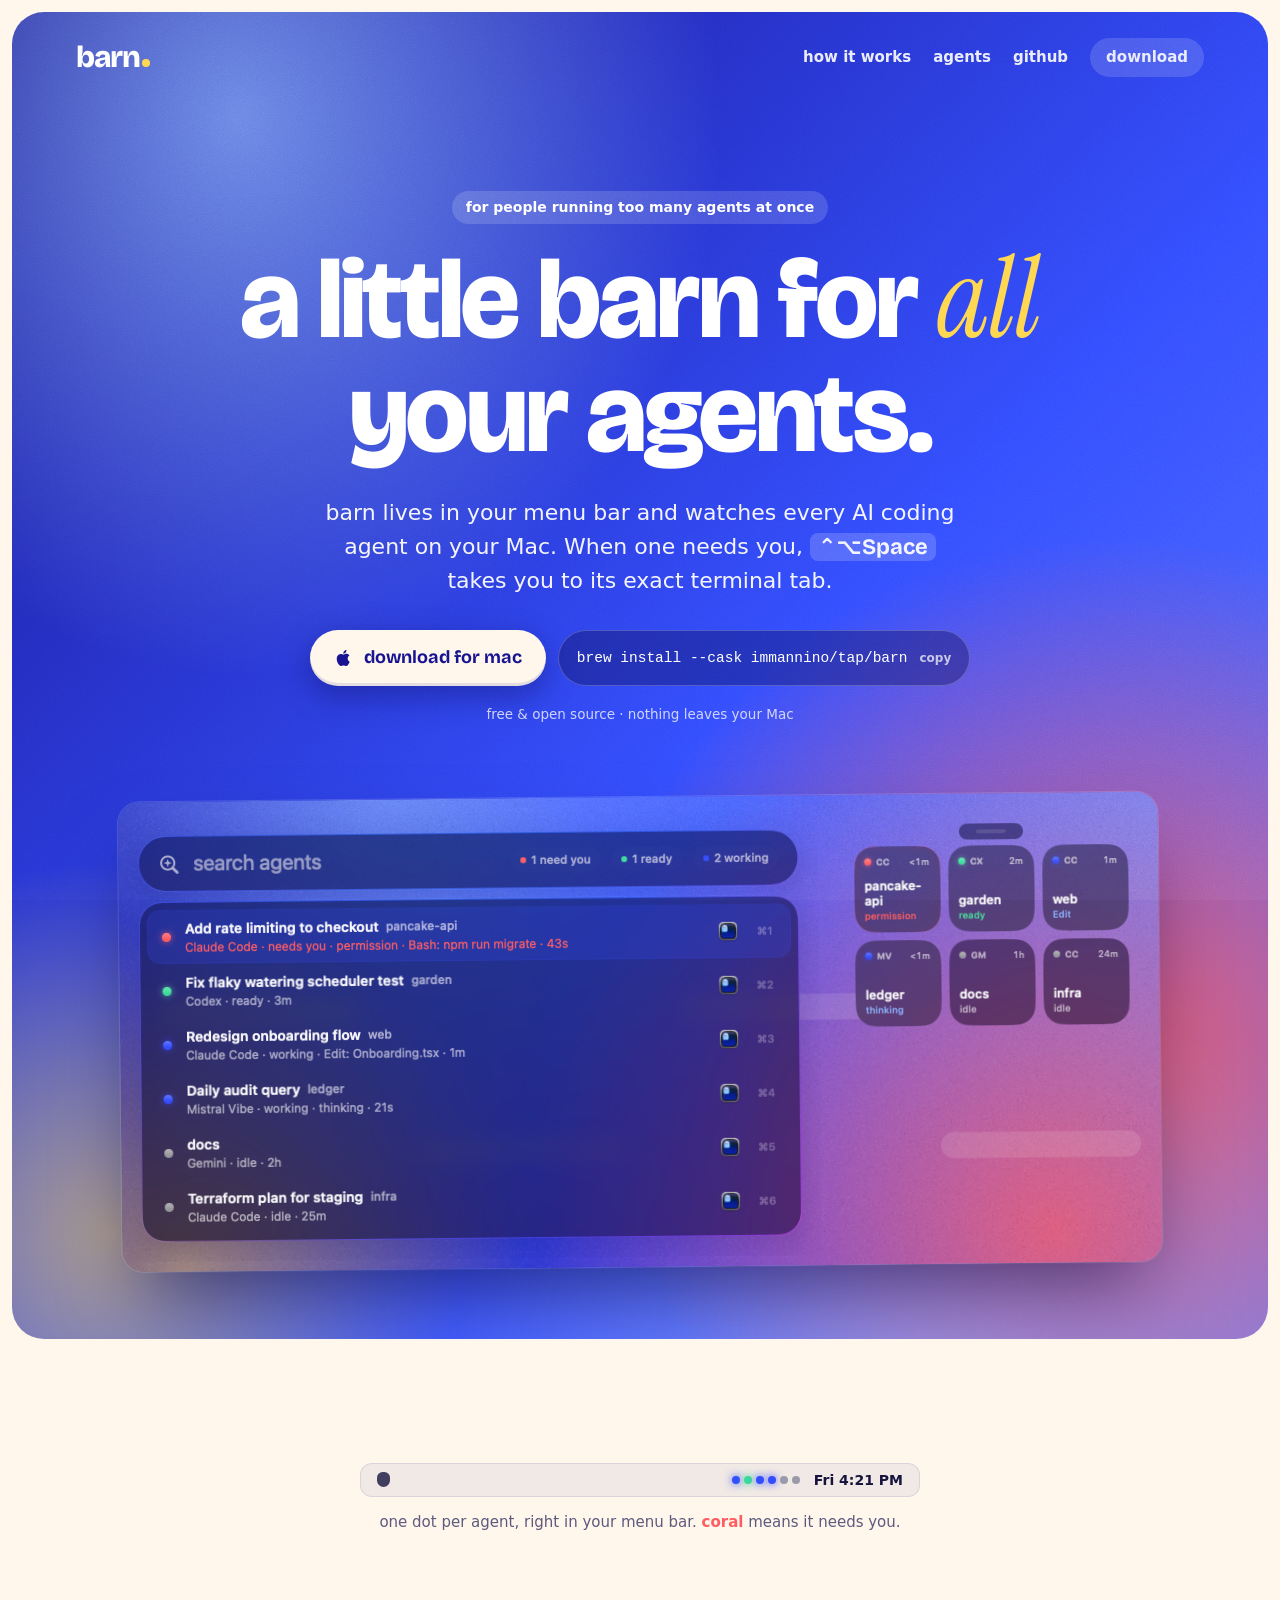
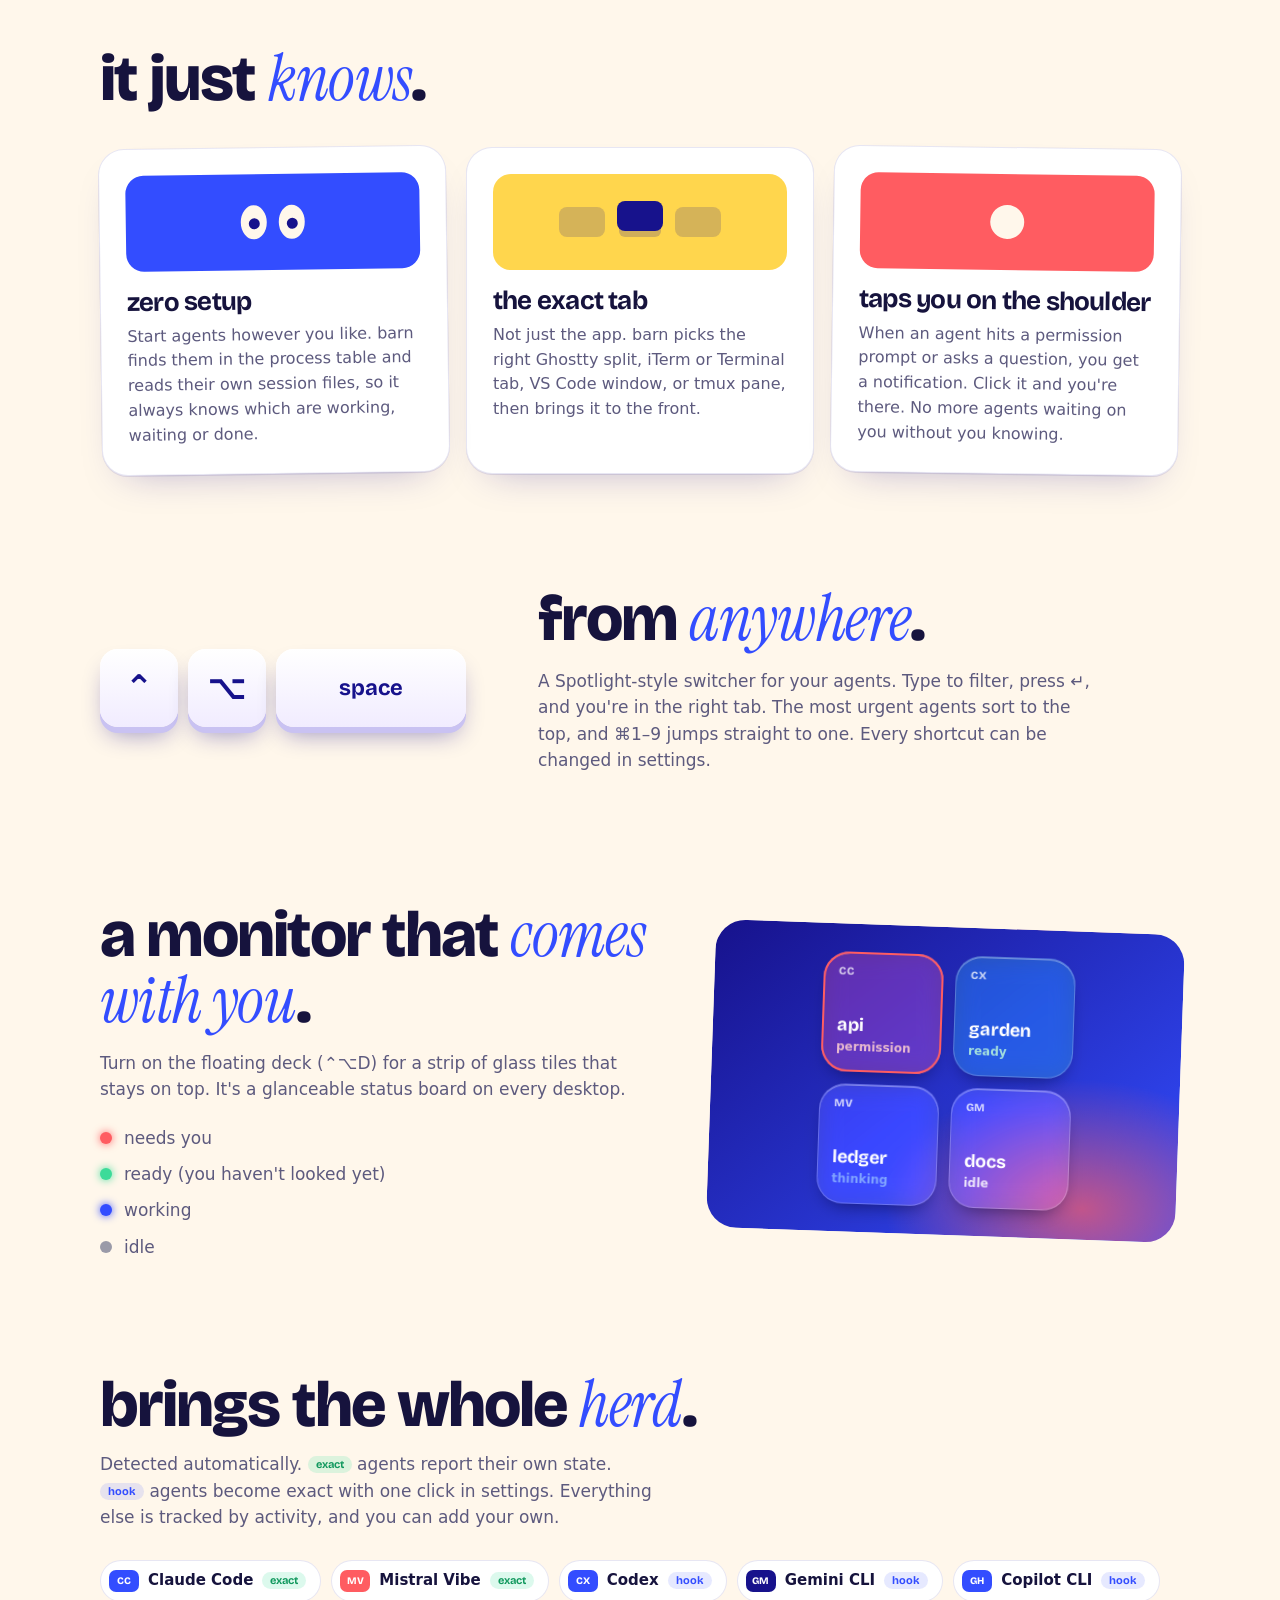
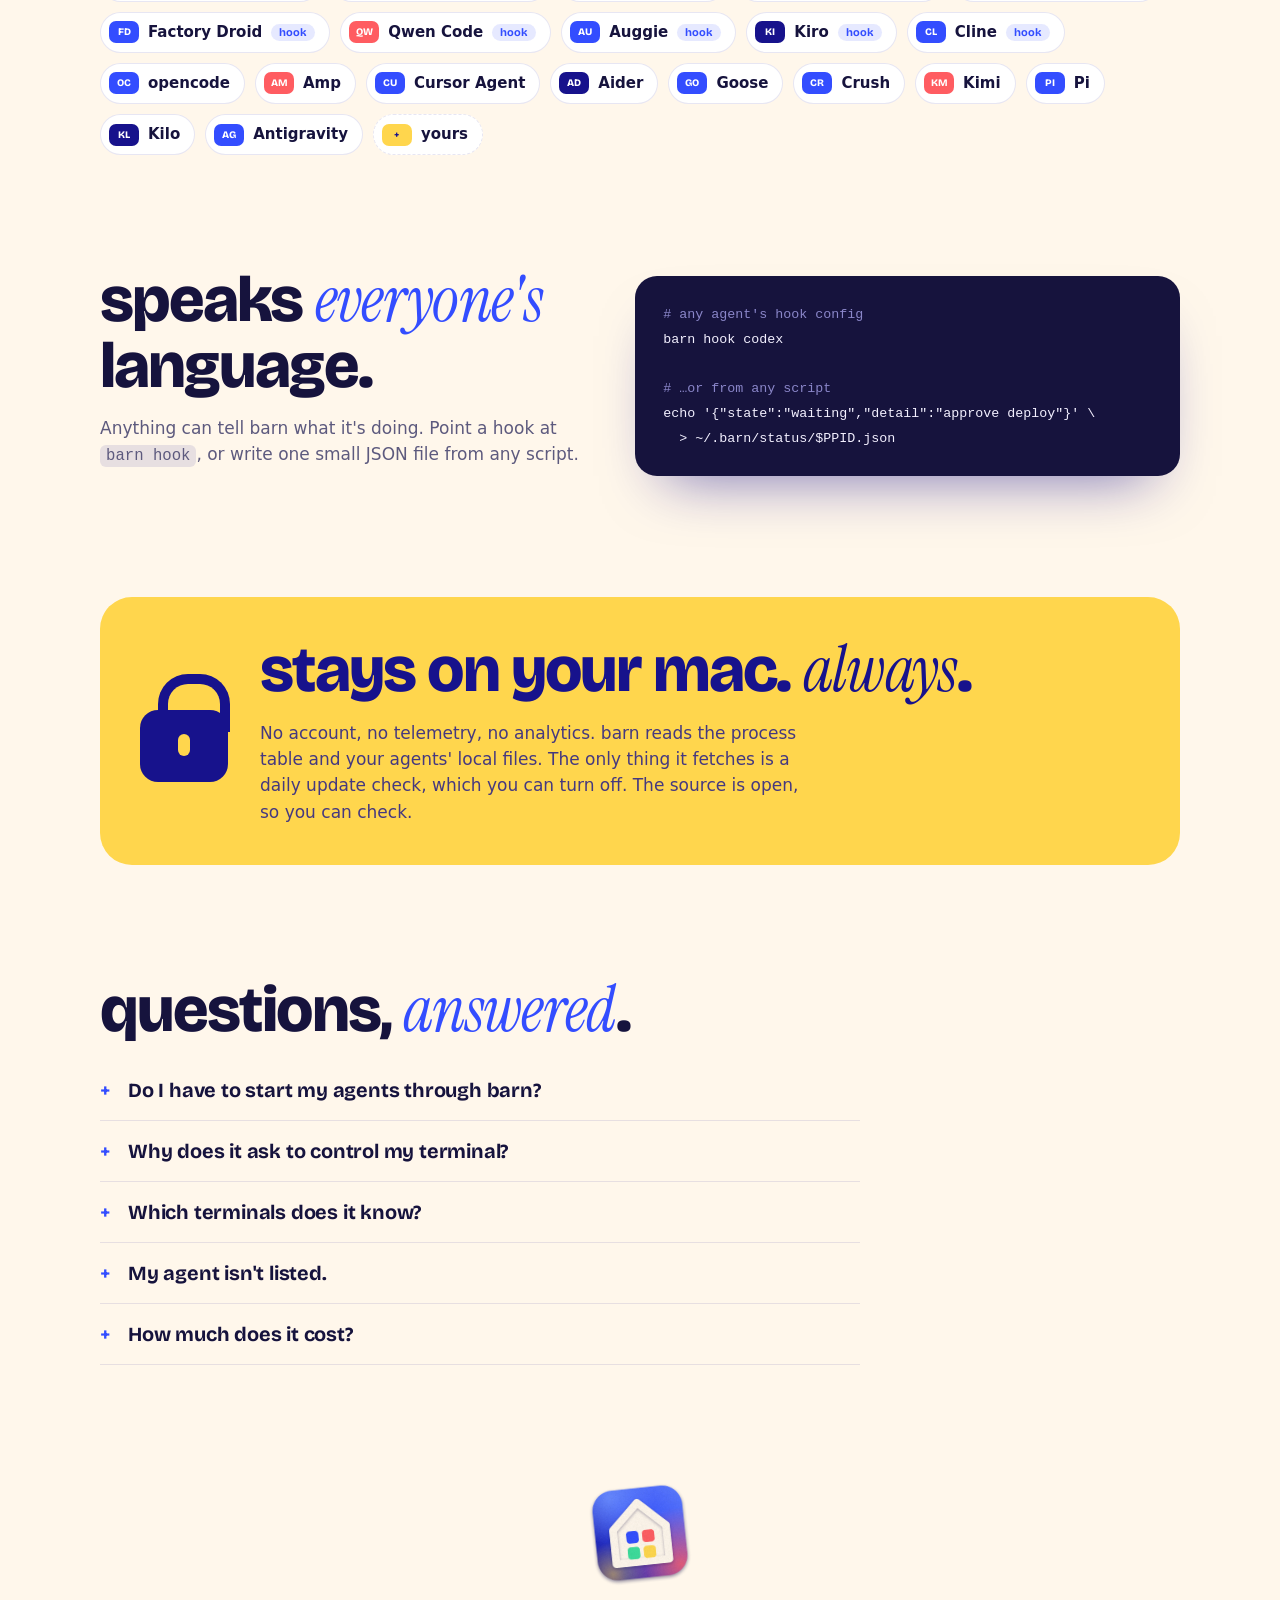
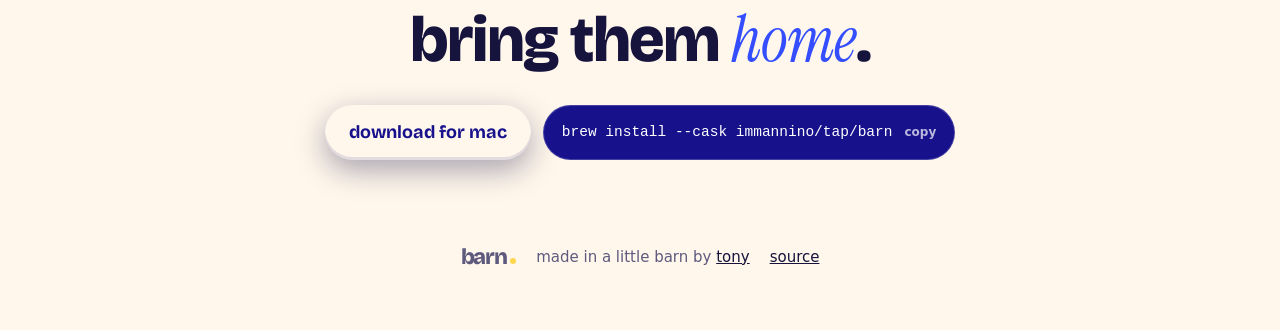
<file: site/index.html>
<!doctype html>
<html lang="en">
<head>
  <meta charset="utf-8">
  <meta name="viewport" content="width=device-width, initial-scale=1">
  <title>barn — a little barn for all your agents</title>
  <meta name="description" content="barn is a tiny macOS menu-bar app that watches every AI coding agent on your Mac — Claude Code, Codex, Gemini, Mistral Vibe and more — and jumps you to the exact terminal tab when one needs you.">
  <meta name="theme-color" content="#334DFF">
  <meta property="og:type" content="website">
  <meta property="og:site_name" content="barn">
  <meta property="og:title" content="barn — a little barn for all your agents">
  <meta property="og:description" content="See every AI coding agent on your Mac at a glance. One keystroke takes you to the one that needs you. Free and open source.">
  <meta property="og:image" content="https://barn.ope.cool/assets/og.jpg">
  <meta property="og:image:width" content="2400">
  <meta property="og:image:height" content="1260">
  <meta property="og:image:alt" content="barn: a grid of glass status cards for AI coding agents, one glowing coral because it needs you">
  <meta property="og:url" content="https://barn.ope.cool">
  <meta name="twitter:card" content="summary_large_image">
  <meta name="twitter:title" content="barn — a little barn for all your agents">
  <meta name="twitter:description" content="See every AI coding agent on your Mac at a glance. One keystroke takes you to the one that needs you.">
  <meta name="twitter:image" content="https://barn.ope.cool/assets/og.jpg">
  <meta name="twitter:image:alt" content="barn: a grid of glass status cards for AI coding agents, one glowing coral because it needs you">
  <link rel="icon" type="image/png" href="assets/favicon.png">
  <link rel="apple-touch-icon" href="assets/icon.png">
  <link rel="preconnect" href="https://fonts.googleapis.com">
  <link rel="preconnect" href="https://fonts.gstatic.com" crossorigin>
  <link href="https://fonts.googleapis.com/css2?family=Bricolage+Grotesque:opsz,wght@12..96,400..800&family=Instrument+Serif:ital@1&display=swap" rel="stylesheet">
  <link rel="stylesheet" href="styles.css">
</head>
<body>
  <div class="grain" aria-hidden="true"></div>

  <header class="hero">
    <div class="hero-glow" aria-hidden="true"></div>
    <nav class="nav">
      <a class="wordmark" href="#">barn<span class="dot"></span></a>
      <div class="nav-links">
        <a href="#how">how it works</a>
        <a href="#agents">agents</a>
        <a href="https://github.com/immannino/barn.app">github</a>
        <a class="pill" href="https://github.com/immannino/barn.app/releases/latest/download/barn.dmg">download</a>
      </div>
    </nav>

    <div class="hero-copy">
      <p class="eyebrow">for people running too many agents at once</p>
      <h1>a little barn for <em>all</em> your agents.</h1>
      <p class="lede">barn lives in your menu bar and watches every AI coding agent on your Mac. When one needs you, <span class="kbd-inline">⌃⌥Space</span> takes you to its exact terminal tab.</p>
      <div class="cta">
        <a class="button" href="https://github.com/immannino/barn.app/releases/latest/download/barn.dmg">
          <svg viewBox="0 0 24 24" aria-hidden="true"><path d="M16.4 12.6c0-2.4 2-3.6 2.1-3.7-1.1-1.7-2.9-1.9-3.5-1.9-1.5-.2-2.9.9-3.7.9-.8 0-1.9-.9-3.2-.8-1.6 0-3.1 1-4 2.4-1.7 3-.4 7.4 1.2 9.8.8 1.2 1.8 2.5 3 2.4 1.2 0 1.7-.8 3.1-.8 1.5 0 1.9.8 3.2.8 1.3 0 2.1-1.2 2.9-2.4.9-1.4 1.3-2.7 1.3-2.8 0 0-2.4-.9-2.4-3.9zM14 5.4c.7-.8 1.1-1.9 1-3-1 0-2.1.7-2.8 1.5-.6.7-1.2 1.8-1 2.9 1.1.1 2.1-.6 2.8-1.4z"/></svg>
          download for mac
        </a>
        <button class="brew" type="button" data-copy="brew install --cask immannino/tap/barn" aria-label="copy brew install command">
          <code>brew install --cask immannino/tap/barn</code>
          <span class="copy-hint">copy</span>
        </button>
      </div>
      <p class="fine">free &amp; open source · nothing leaves your Mac</p>
    </div>

    <figure class="hero-shot">
      <img src="assets/hero.png" width="1040" height="470" alt="The barn switcher listing six agents with live status, beside the floating deck of glass tiles">
    </figure>
  </header>

  <main>
    <section class="menubar-demo" aria-label="barn in the menu bar">
      <div class="menubar">
        <span class="apple"></span>
        <span class="menubar-spacer"></span>
        <span class="barn-dots" id="dots" aria-hidden="true"></span>
        <span class="clock" id="clock">Mon 9:41</span>
      </div>
      <p class="caption">one dot per agent, right in your menu bar. <span class="c-coral">coral</span> means it needs you.</p>
    </section>

    <section id="how" class="features">
      <h2>it just <em>knows</em>.</h2>
      <div class="cards">
        <article class="card">
          <div class="card-art art-eyes" aria-hidden="true"><span></span><span></span></div>
          <h3>zero setup</h3>
          <p>Start agents however you like. barn finds them in the process table and reads their own session files, so it always knows which are working, waiting or done.</p>
        </article>
        <article class="card">
          <div class="card-art art-tabs" aria-hidden="true"><span></span><span class="on"></span><span></span></div>
          <h3>the exact tab</h3>
          <p>Not just the app. barn picks the right Ghostty split, iTerm or Terminal tab, VS Code window, or tmux pane, then brings it to the front.</p>
        </article>
        <article class="card">
          <div class="card-art art-tap" aria-hidden="true"><span></span></div>
          <h3>taps you on the shoulder</h3>
          <p>When an agent hits a permission prompt or asks a question, you get a notification. Click it and you're there. No more agents waiting on you without you knowing.</p>
        </article>
      </div>
    </section>

    <section class="keys">
      <div class="keycaps" aria-label="Control Option Space">
        <kbd>⌃</kbd><kbd>⌥</kbd><kbd class="space">space</kbd>
      </div>
      <div>
        <h2>from <em>anywhere</em>.</h2>
        <p>A Spotlight-style switcher for your agents. Type to filter, press ↵, and you're in the right tab. The most urgent agents sort to the top, and ⌘1–9 jumps straight to one. Every shortcut can be changed in settings.</p>
      </div>
    </section>

    <section class="deck-section">
      <div>
        <h2>a monitor that <em>comes with you</em>.</h2>
        <p>Turn on the floating deck (⌃⌥D) for a strip of glass tiles that stays on top. It's a glanceable status board on every desktop.</p>
        <ul class="legend">
          <li><span class="swatch coral pulse"></span>needs you</li>
          <li><span class="swatch mint"></span>ready (you haven't looked yet)</li>
          <li><span class="swatch electric"></span>working</li>
          <li><span class="swatch idle"></span>idle</li>
        </ul>
      </div>
      <div class="mini-deck" aria-hidden="true">
        <div class="tile t-coral"><b>CC</b><strong>api</strong><small>permission</small></div>
        <div class="tile t-mint"><b>CX</b><strong>garden</strong><small>ready</small></div>
        <div class="tile t-blue"><b>MV</b><strong>ledger</strong><small>thinking</small></div>
        <div class="tile"><b>GM</b><strong>docs</strong><small>idle</small></div>
      </div>
    </section>

    <section id="agents" class="agents">
      <h2>brings the whole <em>herd</em>.</h2>
      <p class="sub">Detected automatically. <span class="tag exact">exact</span> agents report their own state. <span class="tag hook">hook</span> agents become exact with one click in settings. Everything else is tracked by activity, and you can add your own.</p>
      <ul class="badges">
        <li><b>CC</b>Claude Code<span class="tag exact">exact</span></li>
        <li><b>MV</b>Mistral Vibe<span class="tag exact">exact</span></li>
        <li><b>CX</b>Codex<span class="tag hook">hook</span></li>
        <li><b>GM</b>Gemini CLI<span class="tag hook">hook</span></li>
        <li><b>GH</b>Copilot CLI<span class="tag hook">hook</span></li>
        <li><b>FD</b>Factory Droid<span class="tag hook">hook</span></li>
        <li><b>QW</b>Qwen Code<span class="tag hook">hook</span></li>
        <li><b>AU</b>Auggie<span class="tag hook">hook</span></li>
        <li><b>KI</b>Kiro<span class="tag hook">hook</span></li>
        <li><b>CL</b>Cline<span class="tag hook">hook</span></li>
        <li><b>OC</b>opencode</li>
        <li><b>AM</b>Amp</li>
        <li><b>CU</b>Cursor Agent</li>
        <li><b>AD</b>Aider</li>
        <li><b>GO</b>Goose</li>
        <li><b>CR</b>Crush</li>
        <li><b>KM</b>Kimi</li>
        <li><b>PI</b>Pi</li>
        <li><b>KL</b>Kilo</li>
        <li><b>AG</b>Antigravity</li>
        <li class="yours"><b>+</b>yours</li>
      </ul>
    </section>

    <section class="hooks">
      <div>
        <h2>speaks <em>everyone's</em> language.</h2>
        <p>Anything can tell barn what it's doing. Point a hook at <code>barn hook</code>, or write one small JSON file from any script.</p>
      </div>
      <pre class="code"><code><span class="c"># any agent's hook config</span>
barn hook codex

<span class="c"># …or from any script</span>
echo '{"state":"waiting","detail":"approve deploy"}' \
  &gt; ~/.barn/status/$PPID.json</code></pre>
    </section>

    <section class="privacy">
      <div class="lock" aria-hidden="true"></div>
      <div>
        <h2>stays on your mac. <em>always</em>.</h2>
        <p>No account, no telemetry, no analytics. barn reads the process table and your agents' local files. The only thing it fetches is a daily update check, which you can turn off. The source is open, so you can check.</p>
      </div>
    </section>

    <section class="faq">
      <h2>questions, <em>answered</em>.</h2>
      <details>
        <summary>Do I have to start my agents through barn?</summary>
        <p>No. Run them however you already do, in any terminal or editor. barn notices them on its own, usually within a second.</p>
      </details>
      <details>
        <summary>Why does it ask to control my terminal?</summary>
        <p>To bring the right tab to the front, barn uses Apple Events, the same way Raycast or Alfred do. macOS asks once per terminal app. barn only uses that permission to focus windows and tabs.</p>
      </details>
      <details>
        <summary>Which terminals does it know?</summary>
        <p>Ghostty, iTerm2 and Terminal.app all get exact tab or split focus, and tmux gets exact pane focus. VS Code, Cursor, Windsurf and Zed get the right window. Anything else gets activated.</p>
      </details>
      <details>
        <summary>My agent isn't listed.</summary>
        <p>Add it in settings → agents → your own, with its process name. If it has hooks, point them at <code>barn hook &lt;name&gt;</code> for exact state.</p>
      </details>
      <details>
        <summary>How much does it cost?</summary>
        <p>Nothing. barn is free and open source. It uses about as much CPU as a clock widget.</p>
      </details>
    </section>

    <section class="final">
      <img src="assets/icon.png" width="128" height="128" alt="">
      <h2>bring them <em>home</em>.</h2>
      <div class="cta center">
        <a class="button" href="https://github.com/immannino/barn.app/releases/latest/download/barn.dmg">download for mac</a>
        <button class="brew" type="button" data-copy="brew install --cask immannino/tap/barn" aria-label="copy brew install command">
          <code>brew install --cask immannino/tap/barn</code>
          <span class="copy-hint">copy</span>
        </button>
      </div>
    </section>
  </main>

  <footer>
    <span class="wordmark small">barn<span class="dot"></span></span>
    <span>made in a little barn by <a href="https://github.com/immannino">tony</a></span>
    <a href="https://github.com/immannino/barn.app">source</a>
  </footer>

  <script>
    // Copy-to-clipboard on the brew pills.
    document.querySelectorAll('[data-copy]').forEach(function (el) {
      el.addEventListener('click', function () {
        var hint = el.querySelector('.copy-hint');
        try {
          navigator.clipboard.writeText(el.dataset.copy).then(function () {
            hint.textContent = 'copied!';
            setTimeout(function () { hint.textContent = 'copy'; }, 1600);
          });
        } catch (e) { /* clipboard unavailable: the text is still selectable */ }
      });
    });

    // A tiny live menu bar: dots wander between states like real agents do.
    var states = ['coral', 'mint', 'electric', 'electric', 'idle', 'idle'];
    var dots = document.getElementById('dots');
    states.forEach(function (s) { var d = document.createElement('i'); d.className = s; dots.appendChild(d); });
    var reduce = window.matchMedia('(prefers-reduced-motion: reduce)').matches;
    if (!reduce) {
      setInterval(function () {
        var all = dots.querySelectorAll('i');
        var i = Math.floor(Math.random() * all.length);
        var next = ['coral', 'mint', 'electric', 'idle'][Math.floor(Math.random() * 4)];
        all[i].className = next;
      }, 1400);
    }
    var clock = document.getElementById('clock');
    var days = ['Sun', 'Mon', 'Tue', 'Wed', 'Thu', 'Fri', 'Sat'];
    function tick() {
      var d = new Date();
      clock.textContent = days[d.getDay()] + ' ' + d.toLocaleTimeString([], { hour: 'numeric', minute: '2-digit' });
    }
    tick(); setInterval(tick, 30000);
  </script>
</body>
</html>
</file>
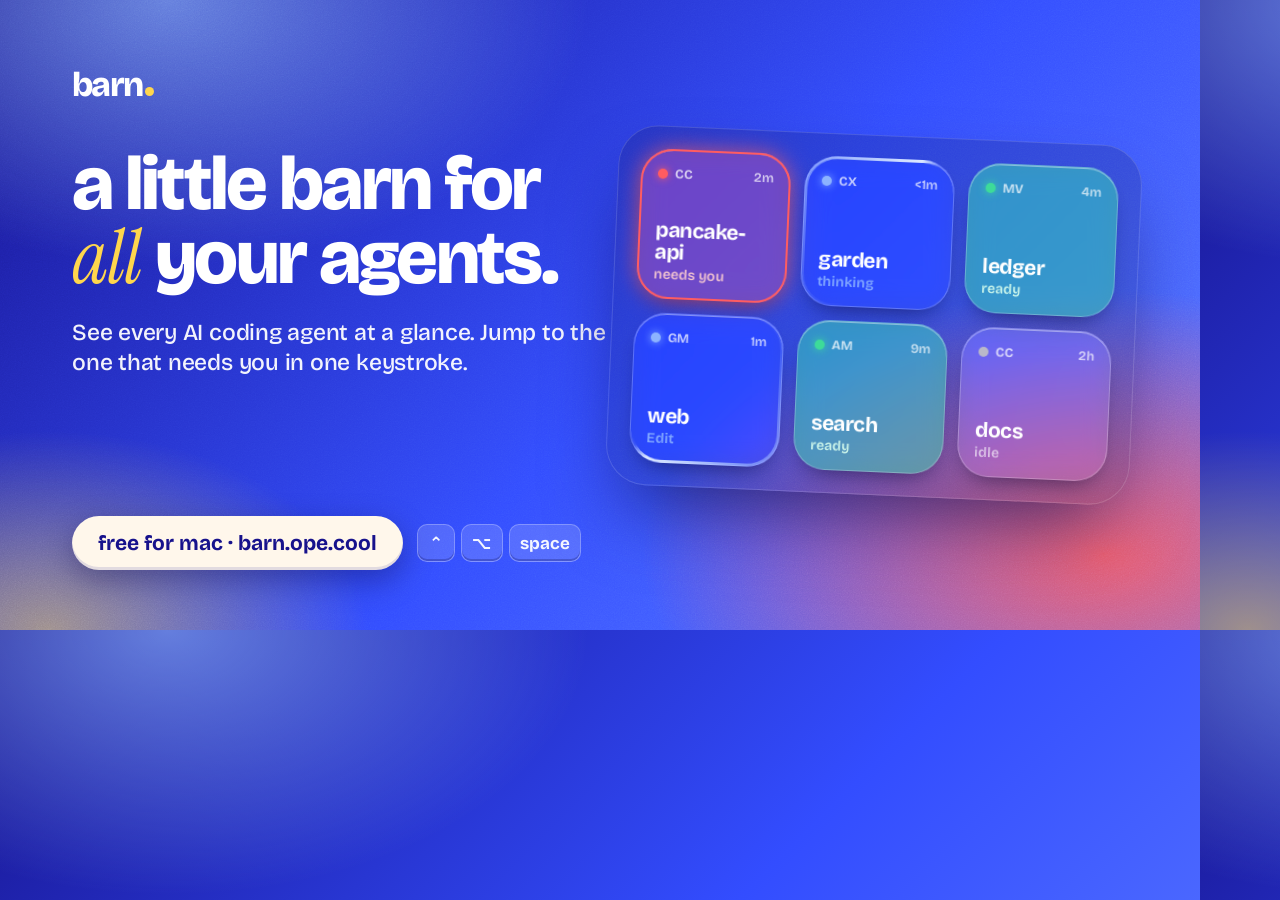
<file: scripts/og/og.html>
<!doctype html>
<!-- The link-preview image (site/assets/og.jpg). Render with ./scripts/make-og.sh. -->
<html lang="en">
<head>
<meta charset="utf-8">
<link href="https://fonts.googleapis.com/css2?family=Bricolage+Grotesque:opsz,wght@12..96,400..800&family=Instrument+Serif:ital@1&display=block" rel="stylesheet">
<style>
  :root {
    --ink: #17128c; --electric: #334dff; --sky: #8cb3ff; --coral: #ff5c61;
    --butter: #ffd64d; --mint: #3ddb99; --cream: #fff7eb;
    --display: "Bricolage Grotesque", system-ui, sans-serif;
    --serif: "Instrument Serif", Georgia, serif;
  }
  * { box-sizing: border-box; margin: 0; }
  html, body { width: 1200px; height: 630px; overflow: hidden; }
  body {
    position: relative; color: #fff; font-family: var(--display);
    -webkit-font-smoothing: antialiased;
    background:
      radial-gradient(55% 60% at 92% 88%, rgba(255, 92, 97, 0.9), transparent 70%),
      radial-gradient(38% 45% at 4% 100%, rgba(255, 214, 77, 0.55), transparent 70%),
      radial-gradient(50% 60% at 14% 0%, rgba(140, 179, 255, 0.65), transparent 70%),
      linear-gradient(135deg, var(--ink), var(--electric) 55%, #5c7bff);
  }
  .grain {
    position: absolute; inset: 0; opacity: 0.22; mix-blend-mode: overlay; pointer-events: none;
    background-image: url("data:image/svg+xml;utf8,<svg xmlns='http://www.w3.org/2000/svg' width='220' height='220'><filter id='n'><feTurbulence type='fractalNoise' baseFrequency='0.85' numOctaves='3' stitchTiles='stitch'/><feColorMatrix type='saturate' values='0'/></filter><rect width='100%' height='100%' filter='url(%23n)'/></svg>");
  }

  .copy { position: absolute; left: 72px; top: 64px; width: 540px; }
  .wordmark { font-weight: 800; font-size: 34px; letter-spacing: -0.05em; display: inline-flex; align-items: baseline; gap: 3px; }
  .wordmark i { width: 9px; height: 9px; border-radius: 50%; background: var(--butter); display: inline-block; }
  h1 { margin-top: 42px; font-size: 76px; font-weight: 800; line-height: 0.98; letter-spacing: -0.035em; }
  h1 em { font-family: var(--serif); font-style: italic; font-weight: 400; color: var(--butter); letter-spacing: -0.01em; }
  .lede { margin-top: 22px; font-size: 23px; font-weight: 500; line-height: 1.32; opacity: 0.94; letter-spacing: -0.01em; }
  .cta { position: absolute; left: 72px; bottom: 60px; display: flex; align-items: center; gap: 14px; }
  .button {
    background: var(--cream); color: var(--ink); font-weight: 700; font-size: 21px;
    padding: 14px 26px; border-radius: 999px;
    box-shadow: 0 10px 30px rgba(10, 6, 64, 0.35), inset 0 -3px 0 rgba(23, 18, 140, 0.12);
  }
  .keys { display: flex; gap: 6px; align-items: center; font-weight: 700; font-size: 17px; opacity: 0.95; }
  kbd {
    font: 700 17px var(--display); min-width: 38px; height: 38px; padding: 0 10px; border-radius: 10px;
    display: inline-flex; align-items: center; justify-content: center;
    background: rgba(255, 255, 255, 0.16); border: 1px solid rgba(255, 255, 255, 0.28);
    box-shadow: inset 0 -2px 0 rgba(10, 6, 64, 0.25);
  }
  .keys span { margin-left: 6px; opacity: 0.85; font-weight: 600; }

  /* The deck: 3×2 glass tiles, like barn's floating deck. */
  .deck {
    position: absolute; right: 64px; top: 50%; transform: translateY(-50%) rotate(2.5deg);
    display: grid; grid-template-columns: repeat(3, 150px); gap: 14px;
    padding: 22px; border-radius: 40px;
    background: rgba(10, 6, 64, 0.18); border: 1px solid rgba(255, 255, 255, 0.14);
    box-shadow: 0 40px 80px -24px rgba(10, 6, 64, 0.65);
  }
  .tile {
    position: relative; height: 150px; border-radius: 32px; padding: 16px 16px 15px;
    display: flex; flex-direction: column; justify-content: space-between;
    background: rgba(255, 255, 255, 0.12); border: 1px solid rgba(255, 255, 255, 0.24);
    backdrop-filter: blur(14px) saturate(1.4);
    box-shadow: inset 0 1px 0 rgba(255, 255, 255, 0.4), 0 12px 24px -12px rgba(5, 3, 40, 0.6);
  }
  .top { display: flex; align-items: center; gap: 7px; font-size: 13px; font-weight: 800; }
  .top b { opacity: 0.72; }
  .top time { margin-left: auto; font-weight: 600; opacity: 0.7; font-size: 13px; }
  .dot { width: 10px; height: 10px; border-radius: 50%; background: #b9b8c9; }
  .tile strong { display: block; font-size: 21px; font-weight: 700; letter-spacing: -0.02em; line-height: 1.05; }
  .tile small { display: block; margin-top: 3px; font-size: 14px; font-weight: 600; opacity: 0.9; }

  .needs { background: rgba(255, 92, 97, 0.34); }
  .needs::after { content: ""; position: absolute; inset: -1px; border-radius: 32px; border: 2.5px solid var(--coral); box-shadow: 0 0 22px rgba(255, 92, 97, 0.7); }
  .needs .dot { background: var(--coral); box-shadow: 0 0 8px var(--coral); }
  .needs small { color: #ffd0d1; }
  .ready { background: rgba(61, 219, 153, 0.5); }
  .ready .dot { background: var(--mint); box-shadow: 0 0 8px var(--mint); }
  .ready small { color: #d8ffee; }
  .working { background: rgba(51, 77, 255, 0.3); }
  .working .dot { background: var(--sky); box-shadow: 0 0 8px var(--sky); }
  .working small { color: var(--sky); }
  /* A frozen frame of the orbit: a comet of light partway around the border. */
  .working::before {
    content: ""; position: absolute; inset: -1px; border-radius: 32px; padding: 3px;
    background: conic-gradient(from var(--at), transparent 0 45%, rgba(170, 200, 255, 0.45) 78%, rgba(220, 232, 255, 1) 97%, transparent 100%);
    -webkit-mask: linear-gradient(#000 0 0) content-box, linear-gradient(#000 0 0);
    -webkit-mask-composite: xor; mask-composite: exclude;
    filter: drop-shadow(0 0 8px rgba(170, 200, 255, 0.95));
  }
  .idle small { opacity: 0.6; }
</style>
</head>
<body>
  <div class="grain"></div>

  <div class="copy">
    <div class="wordmark">barn<i></i></div>
    <h1>a little barn for <em>all</em> your agents.</h1>
    <p class="lede">See every AI coding agent at a glance. Jump to the one that needs you in one keystroke.</p>
  </div>

  <div class="cta">
    <div class="button">free for mac · barn.ope.cool</div>
    <div class="keys"><kbd>⌃</kbd><kbd>⌥</kbd><kbd>space</kbd></div>
  </div>

  <div class="deck">
    <div class="tile needs"><div class="top"><span class="dot"></span><b>CC</b><time>2m</time></div>
      <div><strong>pancake-api</strong><small>needs you</small></div></div>
    <div class="tile working" style="--at: 40deg"><div class="top"><span class="dot"></span><b>CX</b><time>&lt;1m</time></div>
      <div><strong>garden</strong><small>thinking</small></div></div>
    <div class="tile ready"><div class="top"><span class="dot"></span><b>MV</b><time>4m</time></div>
      <div><strong>ledger</strong><small>ready</small></div></div>
    <div class="tile working" style="--at: 230deg"><div class="top"><span class="dot"></span><b>GM</b><time>1m</time></div>
      <div><strong>web</strong><small>Edit</small></div></div>
    <div class="tile ready"><div class="top"><span class="dot"></span><b>AM</b><time>9m</time></div>
      <div><strong>search</strong><small>ready</small></div></div>
    <div class="tile idle"><div class="top"><span class="dot"></span><b>CC</b><time>2h</time></div>
      <div><strong>docs</strong><small>idle</small></div></div>
  </div>
</body>
</html>
</file>
<file: site/styles.css>
:root {
  --ink: #17128c;
  --electric: #334dff;
  --sky: #8cb3ff;
  --coral: #ff5c61;
  --butter: #ffd64d;
  --mint: #3ddb99;
  --cream: #fff7eb;
  --idle: #9a9aa8;

  --bg: var(--cream);
  --fg: #16133d;
  --muted: #5d5a7e;
  --card: #ffffff;
  --line: rgba(23, 18, 140, 0.1);
  --code-bg: #16133d;
  --code-fg: #f3f0ff;

  --display: "Bricolage Grotesque", ui-rounded, system-ui, sans-serif;
  --serif: "Instrument Serif", Georgia, serif;
  --body: ui-sans-serif, system-ui, -apple-system, "Segoe UI", sans-serif;
  --mono: ui-monospace, "SF Mono", Menlo, monospace;
}

@media (prefers-color-scheme: dark) {
  :root {
    --bg: #0c0a2e;
    --fg: #f3f0ff;
    --muted: #a9a6cf;
    --card: #17144a;
    --line: rgba(255, 255, 255, 0.08);
    --code-bg: #05041a;
  }
}

* { box-sizing: border-box; }
html { scroll-behavior: smooth; }
body {
  margin: 0;
  background: var(--bg);
  color: var(--fg);
  font: 17px/1.55 var(--body);
  -webkit-font-smoothing: antialiased;
  overflow-x: hidden;
}
a { color: inherit; }
img { max-width: 100%; height: auto; display: block; }
code { font-family: var(--mono); font-size: 0.92em; }
h1, h2, h3 { font-family: var(--display); letter-spacing: -0.03em; line-height: 1.02; margin: 0; }
em { font-family: var(--serif); font-style: italic; font-weight: 400; letter-spacing: -0.01em; }

/* Film grain over everything. */
.grain {
  position: fixed; inset: 0; pointer-events: none; z-index: 100; opacity: 0.22; mix-blend-mode: overlay;
  background-image: url("data:image/svg+xml;utf8,<svg xmlns='http://www.w3.org/2000/svg' width='220' height='220'><filter id='n'><feTurbulence type='fractalNoise' baseFrequency='0.85' numOctaves='3' stitchTiles='stitch'/><feColorMatrix type='saturate' values='0'/></filter><rect width='100%' height='100%' filter='url(%23n)'/></svg>");
}

/* ---------- hero ---------- */
.hero {
  position: relative;
  margin: 12px;
  border-radius: 32px;
  padding: 0 clamp(20px, 5vw, 64px) clamp(40px, 6vw, 72px);
  color: #fff;
  overflow: hidden;
  isolation: isolate;
  background:
    radial-gradient(60% 55% at 88% 78%, rgba(255, 92, 97, 0.85), transparent 70%),
    radial-gradient(40% 40% at 8% 92%, rgba(255, 214, 77, 0.6), transparent 70%),
    radial-gradient(55% 60% at 18% 8%, rgba(140, 179, 255, 0.7), transparent 70%),
    linear-gradient(135deg, var(--ink), var(--electric) 55%, #5c7bff);
}
.hero-glow {
  position: absolute; inset: auto -10% -30% 30%; height: 60%; z-index: -1;
  background: radial-gradient(closest-side, rgba(255, 247, 235, 0.25), transparent);
  filter: blur(40px);
}
.nav {
  display: flex; align-items: center; justify-content: space-between;
  padding: 22px 0;
}
.nav-links { display: flex; gap: 22px; align-items: center; font-weight: 600; font-size: 15px; }
.nav-links a { text-decoration: none; opacity: 0.9; }
.nav-links a:hover { opacity: 1; }
.pill { background: rgba(255, 255, 255, 0.16); padding: 8px 16px; border-radius: 999px; backdrop-filter: blur(8px); }

.wordmark {
  font-family: var(--display); font-weight: 800; font-size: 30px; letter-spacing: -0.05em;
  text-decoration: none; display: inline-flex; align-items: baseline; gap: 3px;
}
.wordmark .dot { width: 8px; height: 8px; border-radius: 50%; background: var(--butter); display: inline-block; }
.wordmark.small { font-size: 22px; }
.wordmark.small .dot { width: 6px; height: 6px; }

.hero-copy { max-width: 820px; margin: clamp(32px, 7vw, 88px) auto 0; text-align: center; }
.eyebrow {
  display: inline-block; margin: 0 0 18px; padding: 6px 14px; border-radius: 999px;
  background: rgba(255, 255, 255, 0.14); font-size: 14px; font-weight: 600;
}
h1 { font-size: clamp(48px, 9vw, 112px); font-weight: 800; }
h1 em { color: var(--butter); }
.lede { font-size: clamp(18px, 2.2vw, 22px); max-width: 640px; margin: 24px auto 0; opacity: 0.94; }
.kbd-inline {
  font-family: var(--display); font-weight: 700; padding: 1px 8px; border-radius: 8px;
  background: rgba(255, 255, 255, 0.18); white-space: nowrap;
}
.cta { display: flex; flex-wrap: wrap; gap: 12px; justify-content: center; margin-top: 32px; }
.button {
  display: inline-flex; align-items: center; gap: 10px;
  background: var(--cream); color: var(--ink); text-decoration: none;
  font-family: var(--display); font-weight: 700; font-size: 18px;
  padding: 14px 24px; border-radius: 999px;
  box-shadow: 0 10px 30px rgba(10, 6, 64, 0.35), inset 0 -3px 0 rgba(23, 18, 140, 0.12);
  transition: transform 0.15s ease;
}
.button:hover { transform: translateY(-2px) rotate(-1deg); }
.button svg { width: 20px; height: 20px; fill: currentColor; }
.brew {
  display: inline-flex; align-items: center; gap: 12px; cursor: pointer;
  background: rgba(10, 6, 64, 0.35); color: #fff; border: 1px solid rgba(255, 255, 255, 0.2);
  padding: 12px 18px; border-radius: 999px; font: inherit; backdrop-filter: blur(8px);
}
.brew code { font-size: 14.5px; }
.copy-hint { font-size: 12px; font-weight: 700; opacity: 0.7; text-transform: lowercase; }
.fine { font-size: 13.5px; opacity: 0.75; margin-top: 18px; }

.hero-shot { margin: clamp(40px, 6vw, 72px) auto 0; max-width: 1040px; }
.hero-shot img {
  border-radius: 22px;
  box-shadow: 0 40px 80px -20px rgba(10, 6, 64, 0.6), 0 0 0 1px rgba(255, 255, 255, 0.15);
  transform: rotate(-0.6deg);
}

/* ---------- sections ---------- */
main { max-width: 1120px; margin: 0 auto; padding: 0 20px; }
section { padding: clamp(56px, 9vw, 112px) 0 0; }
h2 { font-size: clamp(36px, 5.5vw, 64px); font-weight: 800; }
h2 em { color: var(--electric); }
@media (prefers-color-scheme: dark) { h2 em { color: var(--sky); } }
section p { color: var(--muted); max-width: 560px; }

.menubar-demo { text-align: center; }
.menubar {
  display: flex; align-items: center; gap: 14px; height: 34px; padding: 0 16px; max-width: 560px; margin: 0 auto;
  border-radius: 12px; background: rgba(23, 18, 140, 0.06); border: 1px solid var(--line);
  font: 600 14px var(--body);
}
@media (prefers-color-scheme: dark) { .menubar { background: rgba(255, 255, 255, 0.05); } }
.apple { width: 13px; height: 15px; border-radius: 6px 6px 7px 7px; background: var(--fg); opacity: 0.8; }
.menubar-spacer { flex: 1; }
.barn-dots { display: inline-flex; gap: 4px; }
.barn-dots i { width: 8px; height: 8px; border-radius: 50%; transition: background 0.4s ease, box-shadow 0.4s ease; }
.coral { background: var(--coral); box-shadow: 0 0 8px var(--coral); }
.mint { background: var(--mint); box-shadow: 0 0 8px var(--mint); }
.electric { background: var(--electric); box-shadow: 0 0 8px var(--electric); }
.idle { background: var(--idle); }
.caption { margin: 14px auto 0; font-size: 15px; }
.c-coral { color: var(--coral); font-weight: 700; }

.cards { display: grid; grid-template-columns: repeat(auto-fit, minmax(260px, 1fr)); gap: 18px; margin-top: 36px; }
.card {
  background: var(--card); border: 1px solid var(--line); border-radius: 26px; padding: 26px;
  box-shadow: 0 1px 0 var(--line), 0 18px 40px -24px rgba(23, 18, 140, 0.35);
  transition: transform 0.2s ease;
}
.card:nth-child(1) { transform: rotate(-0.8deg); }
.card:nth-child(3) { transform: rotate(0.8deg); }
.card:hover { transform: rotate(0) translateY(-4px); }
.card h3 { font-size: 26px; margin: 18px 0 8px; }
.card p { margin: 0; font-size: 16px; }
.card-art { height: 96px; border-radius: 18px; display: flex; align-items: center; justify-content: center; gap: 12px; }
.art-eyes { background: var(--electric); }
.art-eyes span { width: 26px; height: 34px; border-radius: 50%; background: var(--cream); position: relative; animation: blink 4s infinite; }
.art-eyes span::after { content: ""; position: absolute; width: 11px; height: 11px; border-radius: 50%; background: var(--ink); left: 8px; top: 13px; }
@keyframes blink { 0%, 92%, 100% { transform: scaleY(1); } 95% { transform: scaleY(0.1); } }
.art-tabs { background: var(--butter); }
.art-tabs span { width: 46px; height: 30px; border-radius: 8px; background: rgba(23, 18, 140, 0.18); }
.art-tabs span.on { background: var(--ink); transform: translateY(-6px); box-shadow: 0 8px 0 -2px rgba(23, 18, 140, 0.2); }
.art-tap { background: var(--coral); }
.art-tap span { width: 34px; height: 34px; border-radius: 50%; background: var(--cream); animation: ping 1.6s ease-out infinite; }
@keyframes ping { 0% { box-shadow: 0 0 0 0 rgba(255, 247, 235, 0.8); } 100% { box-shadow: 0 0 0 26px rgba(255, 247, 235, 0); } }

.keys { display: grid; grid-template-columns: auto 1fr; gap: clamp(28px, 6vw, 72px); align-items: center; }
.keycaps { display: flex; gap: 10px; }
kbd {
  font-family: var(--display); font-weight: 700; font-size: 34px; color: var(--ink);
  min-width: 78px; height: 78px; padding: 0 16px; display: inline-flex; align-items: center; justify-content: center;
  background: linear-gradient(#fff, #f1ecff); border-radius: 18px;
  box-shadow: 0 6px 0 #c9c2f2, 0 14px 24px -8px rgba(23, 18, 140, 0.45), inset 0 1px 0 #fff;
  transition: transform 0.08s ease, box-shadow 0.08s ease;
}
kbd.space { font-size: 22px; min-width: 190px; }
.keycaps:hover kbd { transform: translateY(4px); box-shadow: 0 2px 0 #c9c2f2, 0 8px 16px -8px rgba(23, 18, 140, 0.45); }

.deck-section { display: grid; grid-template-columns: 1.2fr 1fr; gap: 48px; align-items: center; }
.legend { list-style: none; padding: 0; margin: 22px 0 0; display: grid; gap: 10px; color: var(--muted); }
.legend li { display: flex; align-items: center; gap: 12px; }
.swatch { width: 12px; height: 12px; border-radius: 50%; }
.pulse { animation: pulse 1.4s ease-in-out infinite; }
@keyframes pulse { 50% { opacity: 0.35; } }
.mini-deck {
  display: grid; grid-template-columns: repeat(2, 120px); gap: 12px; justify-content: center;
  padding: 28px; border-radius: 30px;
  background:
    radial-gradient(60% 60% at 80% 90%, rgba(255, 92, 97, 0.7), transparent 70%),
    linear-gradient(140deg, var(--ink), var(--electric));
  transform: rotate(2deg);
}
.tile {
  height: 120px; border-radius: 26px; padding: 14px; color: #fff;
  display: flex; flex-direction: column; justify-content: flex-end; gap: 2px;
  background: rgba(255, 255, 255, 0.12); border: 1px solid rgba(255, 255, 255, 0.22);
  backdrop-filter: blur(12px) saturate(1.4); -webkit-backdrop-filter: blur(12px) saturate(1.4);
  box-shadow: inset 0 1px 0 rgba(255, 255, 255, 0.35), 0 10px 20px -10px rgba(5, 3, 40, 0.6);
  position: relative;
}
.tile b { position: absolute; top: 12px; left: 14px; font: 800 11px var(--display); opacity: 0.75; }
.tile strong { font: 700 18px var(--display); }
.tile small { font-size: 12px; font-weight: 600; opacity: 0.85; }
.t-coral { background: rgba(255, 92, 97, 0.3); }
.t-coral::after { content: ""; position: absolute; inset: -1px; border-radius: 26px; border: 2px solid var(--coral); animation: pulse 1.4s ease-in-out infinite; }
.t-coral small { color: #ffd0d1; }
.t-mint { background: rgba(61, 219, 153, 0.25); }
.t-mint small { color: #b9f5dc; }
.t-blue small { color: var(--sky); }

.sub { margin-top: 14px; }
.tag { font: 700 11px var(--display); padding: 2px 8px; border-radius: 999px; vertical-align: 2px; }
.tag.exact { background: rgba(61, 219, 153, 0.18); color: #13995f; }
.tag.hook { background: rgba(51, 77, 255, 0.12); color: var(--electric); }
@media (prefers-color-scheme: dark) { .tag.exact { color: var(--mint); } .tag.hook { color: var(--sky); } }
.badges { list-style: none; padding: 0; margin: 30px 0 0; display: flex; flex-wrap: wrap; gap: 10px; }
.badges li {
  display: inline-flex; align-items: center; gap: 9px; padding: 8px 14px 8px 8px; border-radius: 999px;
  background: var(--card); border: 1px solid var(--line); font-weight: 600; font-size: 15px;
}
.badges b {
  font: 800 10px var(--display); color: #fff; background: var(--electric);
  width: 30px; height: 22px; border-radius: 7px; display: inline-flex; align-items: center; justify-content: center;
}
.badges li:nth-child(5n + 2) b { background: var(--coral); }
.badges li:nth-child(5n + 4) b { background: var(--ink); }
.badges .yours { border-style: dashed; }
.badges .yours b { background: var(--butter); color: var(--ink); }

.hooks { display: grid; grid-template-columns: 1fr 1.1fr; gap: 40px; align-items: center; }
.hooks p code { background: var(--line); padding: 2px 6px; border-radius: 6px; }
.code {
  margin: 0; padding: 26px 28px; border-radius: 22px; overflow-x: auto;
  background: var(--code-bg); color: var(--code-fg); font: 14.5px/1.7 var(--mono);
  box-shadow: 0 30px 60px -30px rgba(23, 18, 140, 0.6);
}
.code .c { color: #8a86c9; }

.privacy {
  display: flex; gap: 32px; align-items: center; margin-top: clamp(56px, 9vw, 112px); padding: 40px;
  border-radius: 32px; background: var(--butter); color: var(--ink);
}
.privacy h2 em { color: var(--ink); }
.privacy p { color: rgba(23, 18, 140, 0.8); margin-bottom: 0; }
.lock { flex: none; width: 88px; height: 72px; border-radius: 18px; background: var(--ink); position: relative; margin-top: 30px; }
.lock::before {
  content: ""; position: absolute; left: 18px; top: -36px; width: 52px; height: 48px;
  border: 10px solid var(--ink); border-bottom: 0; border-radius: 30px 30px 0 0;
}
.lock::after { content: ""; position: absolute; left: 38px; top: 24px; width: 12px; height: 22px; border-radius: 6px; background: var(--butter); }

.faq details { border-bottom: 1px solid var(--line); padding: 18px 0; max-width: 760px; }
.faq h2 { margin-bottom: 18px; }
.faq summary { cursor: pointer; font: 700 20px var(--display); letter-spacing: -0.01em; list-style: none; }
.faq summary::-webkit-details-marker { display: none; }
.faq summary::before { content: "+"; display: inline-block; width: 28px; color: var(--electric); }
.faq details[open] summary::before { content: "–"; }
.faq p { margin: 10px 0 0 28px; }

.final { text-align: center; padding-bottom: 40px; }
.final img { margin: 0 auto 18px; width: 112px; transform: rotate(-6deg); }
.final h2 { margin-bottom: 8px; }
.cta.center .brew { background: var(--ink); }

footer {
  display: flex; gap: 20px; align-items: center; justify-content: center; flex-wrap: wrap;
  padding: 40px 20px 56px; color: var(--muted); font-size: 15px;
}
footer a { color: var(--fg); }

@media (max-width: 760px) {
  .nav-links a:not(.pill) { display: none; }
  .keys, .deck-section, .hooks { grid-template-columns: 1fr; }
  .keycaps { justify-content: center; }
  kbd { min-width: 60px; height: 60px; font-size: 26px; }
  kbd.space { min-width: 130px; font-size: 18px; }
  .privacy { flex-direction: column; align-items: flex-start; padding: 28px; }
  .brew code { font-size: 12.5px; }
  .hero { margin: 8px; border-radius: 24px; }
}

@media (prefers-reduced-motion: reduce) {
  *, *::before, *::after { animation: none !important; transition: none !important; }
}
</file>
